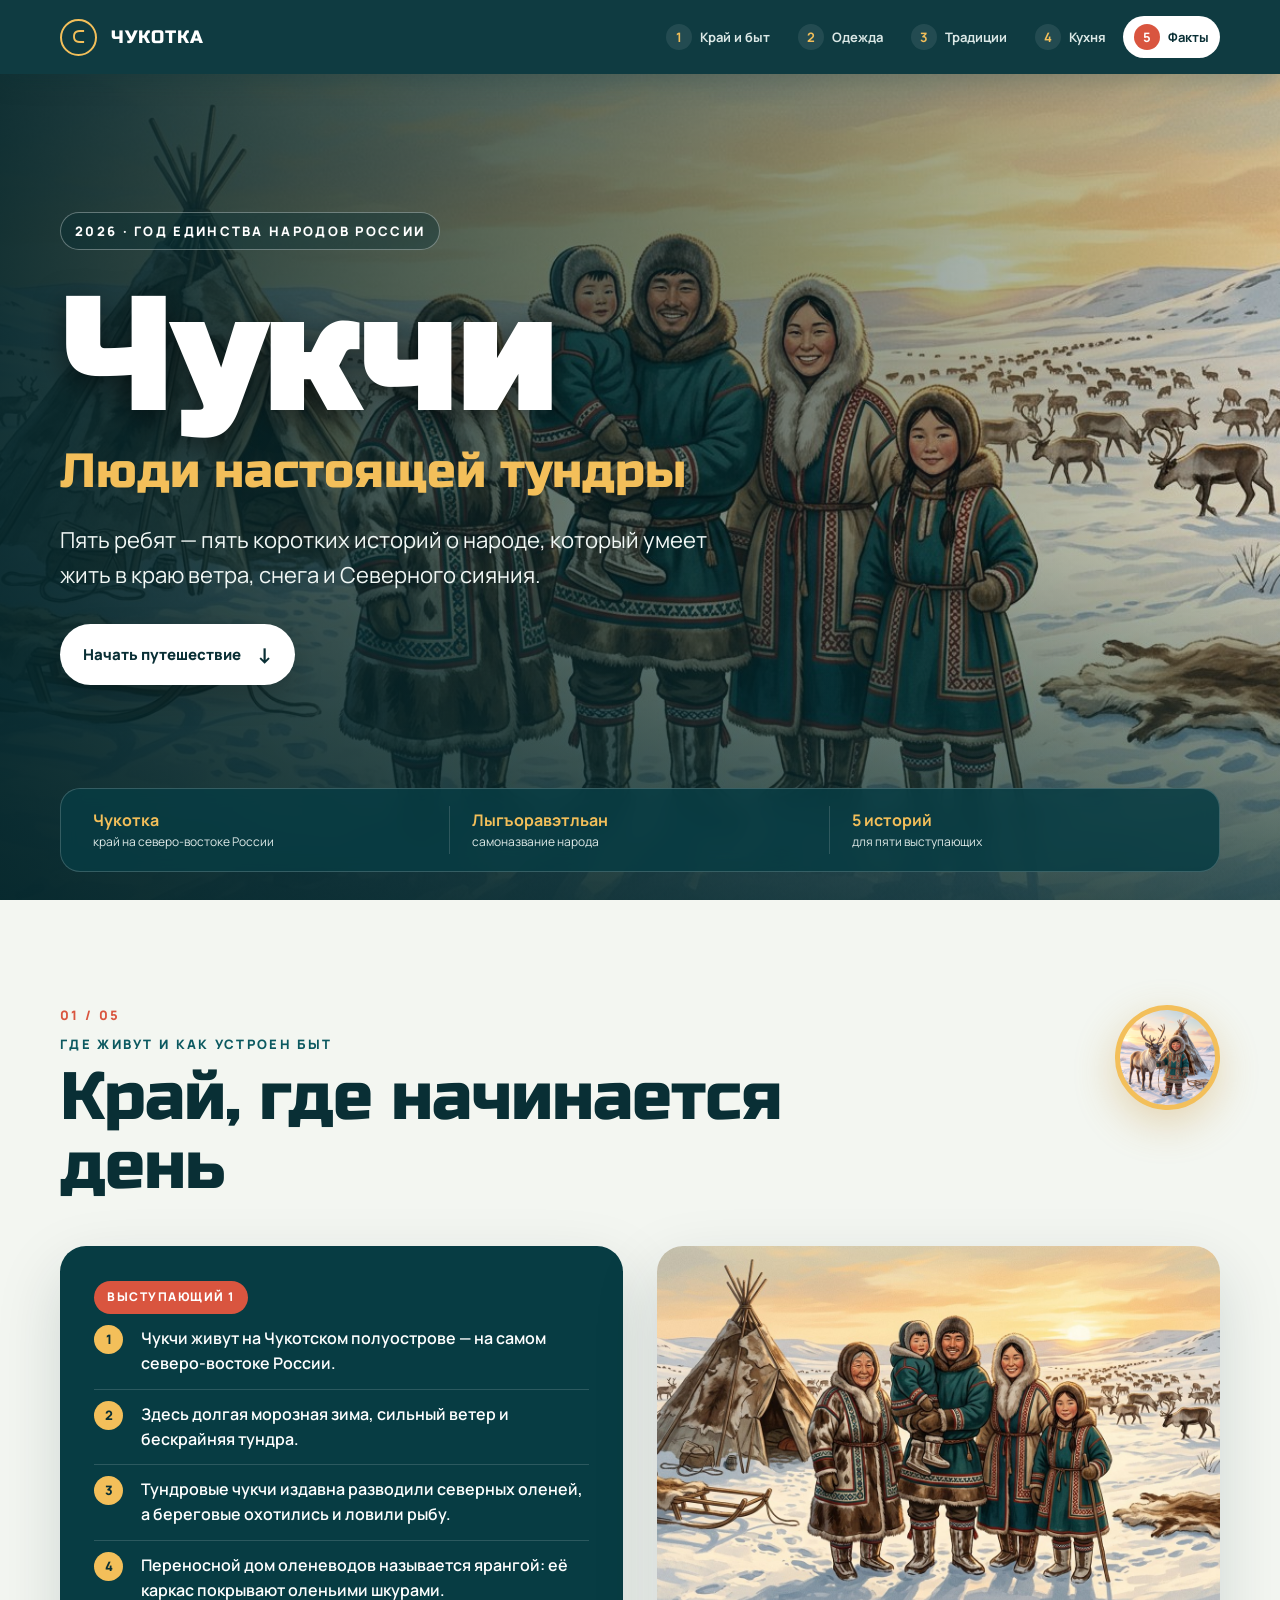
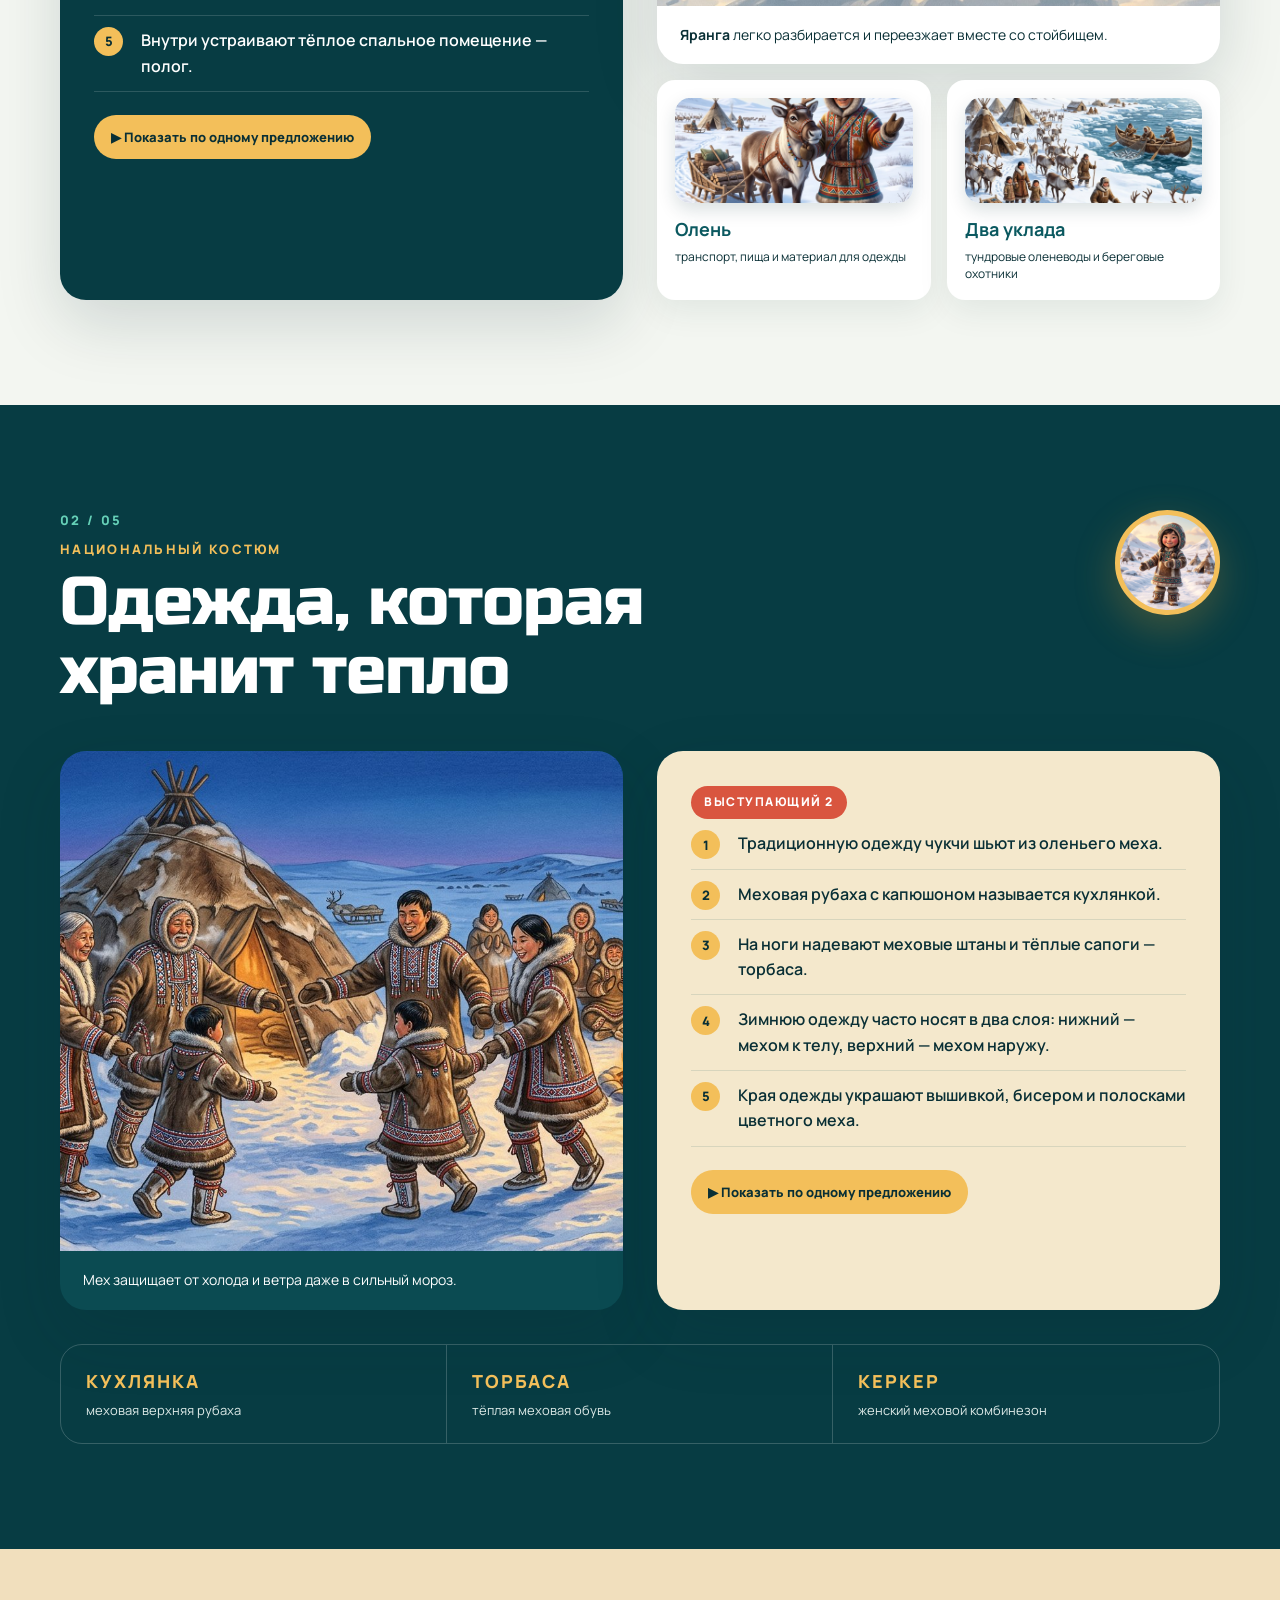
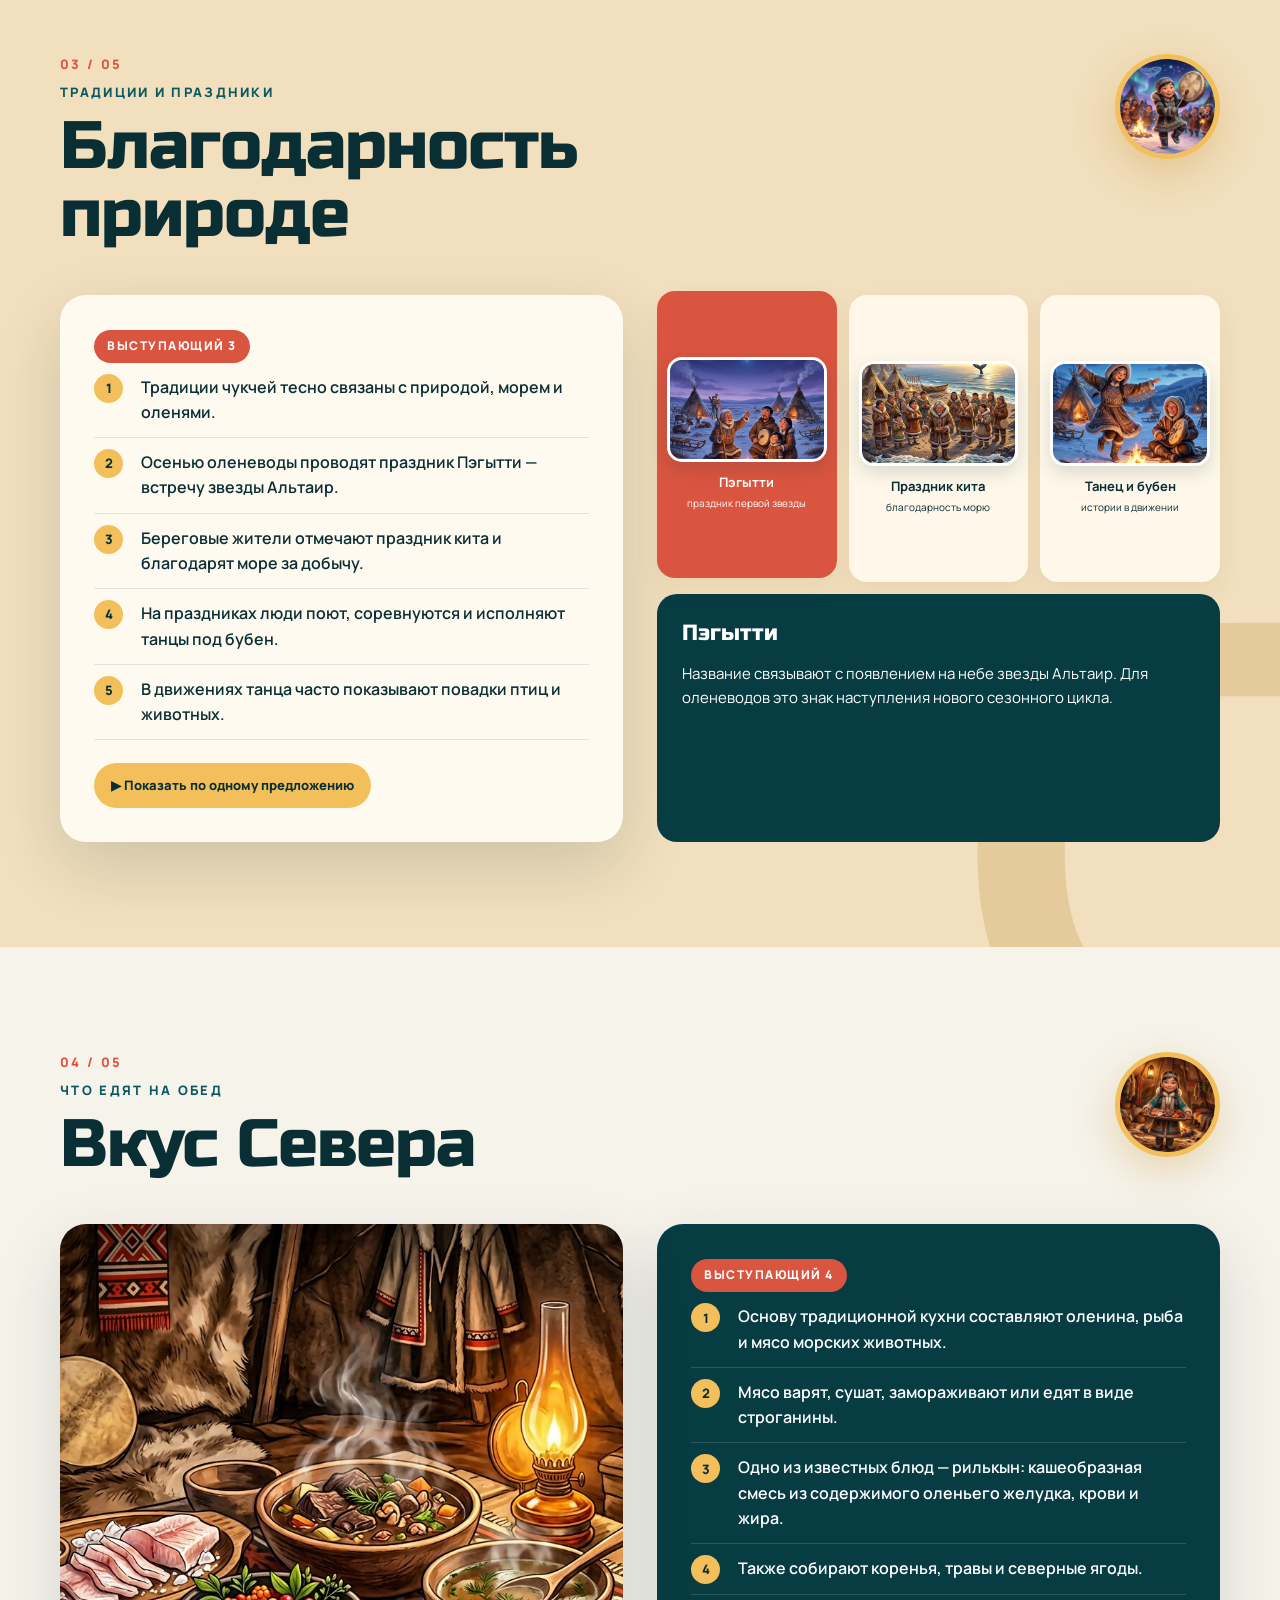
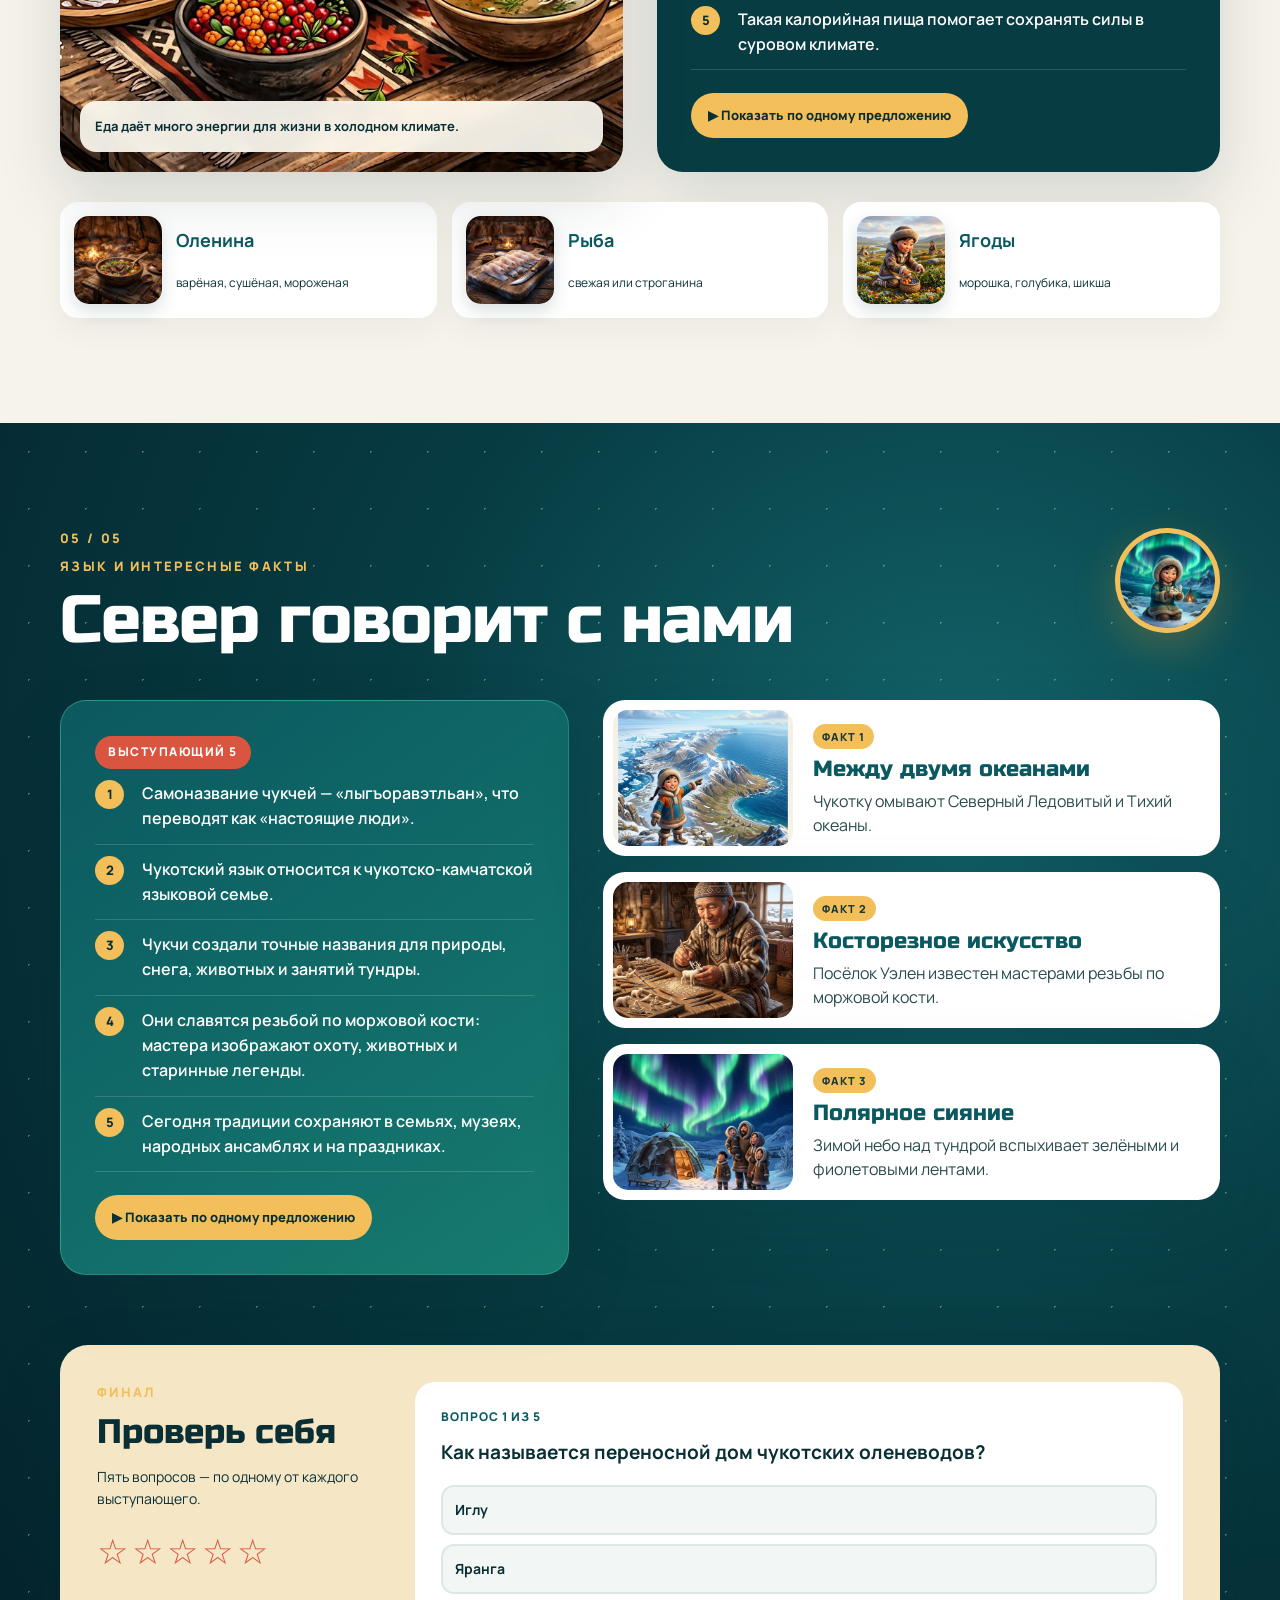
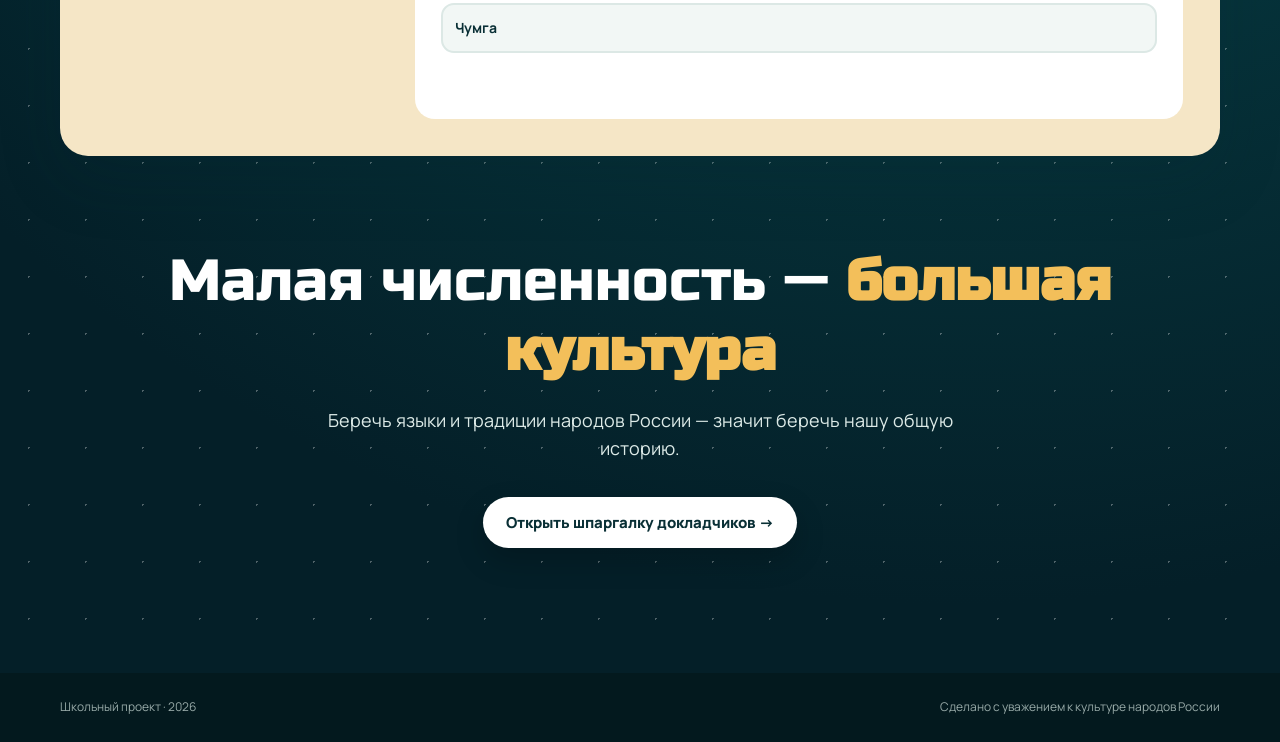
<file: index.html>
<!doctype html>
<html lang="ru">
<head>
  <meta charset="utf-8">
  <meta name="viewport" content="width=device-width,initial-scale=1">
  <meta name="theme-color" content="#093f46">
  <meta name="description" content="Школьная презентация о чукчах: край, быт, одежда, традиции, праздники и кухня.">
  <title>Чукчи — люди настоящей тундры</title>
  <link rel="stylesheet" href="style.css">
</head>
<body>
<a class="skip" href="#content">Перейти к презентации</a>
<header class="topbar">
  <a class="brand" href="#start" aria-label="На главную"><span>ᑕ</span> ЧУКОТКА</a>
  <nav aria-label="Пять страниц презентации">
    <a href="#land"><b>1</b><span>Край и быт</span></a>
    <a href="#clothes"><b>2</b><span>Одежда</span></a>
    <a href="#traditions"><b>3</b><span>Традиции</span></a>
    <a href="#food"><b>4</b><span>Кухня</span></a>
    <a href="#facts"><b>5</b><span>Факты</span></a>
  </nav>
</header>

<main id="content">
  <section class="hero" id="start">
    <img class="hero-bg" src="images/chukotka-hero.jpg" alt="Чукотская семья в тундре рядом с ярангой и стадом оленей">
    <div class="hero-shade"></div>
    <div class="hero-content wrap">
      <p class="eyebrow">2026 · Год единства народов России</p>
      <h1>Чукчи</h1>
      <p class="hero-lead">Люди настоящей тундры</p>
      <p class="hero-text">Пять ребят — пять коротких историй о народе, который умеет жить в краю ветра, снега и Северного сияния.</p>
      <a class="button light" href="#land">Начать путешествие <span>↓</span></a>
    </div>
    <div class="hero-facts wrap" aria-label="Короткие факты">
      <div><strong>Чукотка</strong><span>край на северо-востоке России</span></div>
      <div><strong>Лыгъоравэтльан</strong><span>самоназвание народа</span></div>
      <div><strong>5 историй</strong><span>для пяти выступающих</span></div>
    </div>
  </section>

  <section class="chapter snow" id="land" data-page="1">
    <div class="wrap">
      <div class="chapter-head">
        <div><p class="number">01 / 05</p><p class="kicker">Где живут и как устроен быт</p><h2>Край, где начинается день</h2></div>
        <span class="topic-icon" aria-hidden="true"><img src="images/icon-land.jpg" alt=""></span>
      </div>
      <div class="land-grid">
        <article class="story-card dark-card">
          <span class="speaker">Выступающий 1</span>
          <ol class="speech">
            <li>Чукчи живут на Чукотском полуострове — на самом северо-востоке России.</li>
            <li>Здесь долгая морозная зима, сильный ветер и бескрайняя тундра.</li>
            <li>Тундровые чукчи издавна разводили северных оленей, а береговые охотились и ловили рыбу.</li>
            <li>Переносной дом оленеводов называется ярангой: её каркас покрывают оленьими шкурами.</li>
            <li>Внутри устраивают тёплое спальное помещение — полог.</li>
          </ol>
          <button class="say-button" type="button" data-speech="1">▶ Показать по одному предложению</button>
        </article>
        <div class="visual-stack">
          <figure class="photo-card"><img src="images/chukotka-hero.jpg" alt="Заснеженная тундра, яранга и оленеводы"><figcaption><b>Яранга</b> легко разбирается и переезжает вместе со стойбищем.</figcaption></figure>
          <div class="mini-grid">
            <div class="mini"><img class="card-art" src="images/card-reindeer.jpg" alt="Оленевод с северным оленем и нартами"><b>Олень</b><small>транспорт, пища и материал для одежды</small></div>
            <div class="mini"><img class="card-art" src="images/card-two-lifestyles.jpg" alt="Оленеводы тундры и жители морского побережья"><b>Два уклада</b><small>тундровые оленеводы и береговые охотники</small></div>
          </div>
        </div>
      </div>
    </div>
  </section>

  <section class="chapter ink" id="clothes" data-page="2">
    <div class="wrap">
      <div class="chapter-head">
        <div><p class="number">02 / 05</p><p class="kicker">Национальный костюм</p><h2>Одежда, которая хранит тепло</h2></div>
        <span class="topic-icon" aria-hidden="true"><img src="images/icon-clothes.jpg" alt=""></span>
      </div>
      <div class="split">
        <figure class="feature-photo"><img src="images/clothing-traditions.jpg" alt="Чукотская семья в традиционной меховой одежде"><figcaption>Мех защищает от холода и ветра даже в сильный мороз.</figcaption></figure>
        <article class="story-card paper-card">
          <span class="speaker">Выступающий 2</span>
          <ol class="speech">
            <li>Традиционную одежду чукчи шьют из оленьего меха.</li>
            <li>Меховая рубаха с капюшоном называется кухлянкой.</li>
            <li>На ноги надевают меховые штаны и тёплые сапоги — торбаса.</li>
            <li>Зимнюю одежду часто носят в два слоя: нижний — мехом к телу, верхний — мехом наружу.</li>
            <li>Края одежды украшают вышивкой, бисером и полосками цветного меха.</li>
          </ol>
          <button class="say-button" type="button" data-speech="2">▶ Показать по одному предложению</button>
        </article>
      </div>
      <div class="word-strip" aria-label="Названия предметов одежды">
        <div><span>КУХЛЯНКА</span><small>меховая верхняя рубаха</small></div>
        <div><span>ТОРБАСА</span><small>тёплая меховая обувь</small></div>
        <div><span>КЕРКЕР</span><small>женский меховой комбинезон</small></div>
      </div>
    </div>
  </section>

  <section class="chapter warm" id="traditions" data-page="3">
    <div class="wrap">
      <div class="chapter-head">
        <div><p class="number">03 / 05</p><p class="kicker">Традиции и праздники</p><h2>Благодарность природе</h2></div>
        <span class="topic-icon" aria-hidden="true"><img src="images/icon-traditions.jpg" alt=""></span>
      </div>
      <div class="tradition-grid">
        <article class="story-card cream-card">
          <span class="speaker">Выступающий 3</span>
          <ol class="speech">
            <li>Традиции чукчей тесно связаны с природой, морем и оленями.</li>
            <li>Осенью оленеводы проводят праздник Пэгытти — встречу звезды Альтаир.</li>
            <li>Береговые жители отмечают праздник кита и благодарят море за добычу.</li>
            <li>На праздниках люди поют, соревнуются и исполняют танцы под бубен.</li>
            <li>В движениях танца часто показывают повадки птиц и животных.</li>
          </ol>
          <button class="say-button" type="button" data-speech="3">▶ Показать по одному предложению</button>
        </article>
        <div class="traditions">
          <button class="trad-card active" data-trad="star" type="button"><img class="card-art" src="images/card-pegytti.jpg" alt="Появление звезды Альтаир на празднике Пэгытти"><b>Пэгытти</b><small>праздник первой звезды</small></button>
          <button class="trad-card" data-trad="whale" type="button"><img class="card-art" src="images/card-whale-festival.jpg" alt="Береговой праздник благодарности морю"><b>Праздник кита</b><small>благодарность морю</small></button>
          <button class="trad-card" data-trad="drum" type="button"><img class="card-art" src="images/card-drum-dance.jpg" alt="Танец, изображающий птицу, под звуки бубна"><b>Танец и бубен</b><small>истории в движении</small></button>
          <div class="trad-detail" id="tradDetail" aria-live="polite"><b>Пэгытти</b><p>Название связывают с появлением на небе звезды Альтаир. Для оленеводов это знак наступления нового сезонного цикла.</p></div>
        </div>
      </div>
    </div>
  </section>

  <section class="chapter food" id="food" data-page="4">
    <div class="wrap">
      <div class="chapter-head">
        <div><p class="number">04 / 05</p><p class="kicker">Что едят на обед</p><h2>Вкус Севера</h2></div>
        <span class="topic-icon" aria-hidden="true"><img src="images/icon-food.jpg" alt=""></span>
      </div>
      <div class="food-grid">
        <figure class="food-photo"><img src="images/chukchi-food.jpg" alt="Традиционная северная еда: рыба, оленина, ягоды и горячий бульон"><div class="food-label">Еда даёт много энергии для жизни в холодном климате.</div></figure>
        <article class="story-card dark-card">
          <span class="speaker">Выступающий 4</span>
          <ol class="speech">
            <li>Основу традиционной кухни составляют оленина, рыба и мясо морских животных.</li>
            <li>Мясо варят, сушат, замораживают или едят в виде строганины.</li>
            <li>Одно из известных блюд — рилькын: кашеобразная смесь из содержимого оленьего желудка, крови и жира.</li>
            <li>Также собирают коренья, травы и северные ягоды.</li>
            <li>Такая калорийная пища помогает сохранять силы в суровом климате.</li>
          </ol>
          <button class="say-button" type="button" data-speech="4">▶ Показать по одному предложению</button>
        </article>
      </div>
      <div class="dish-row">
        <div><img class="card-art" src="images/card-venison.jpg" alt="Блюдо из варёной оленины"><b>Оленина</b><small>варёная, сушёная, мороженая</small></div>
        <div><img class="card-art" src="images/card-fish.jpg" alt="Строганина из замороженной рыбы"><b>Рыба</b><small>свежая или строганина</small></div>
        <div><img class="card-art" src="images/card-berries.jpg" alt="Сбор морошки, голубики и шикши в тундре"><b>Ягоды</b><small>морошка, голубика, шикша</small></div>
      </div>
    </div>
  </section>

  <section class="chapter night" id="facts" data-page="5">
    <div class="stars" aria-hidden="true"></div>
    <div class="wrap">
      <div class="chapter-head">
        <div><p class="number">05 / 05</p><p class="kicker">Язык и интересные факты</p><h2>Север говорит с нами</h2></div>
        <span class="topic-icon" aria-hidden="true"><img src="images/icon-facts.jpg" alt=""></span>
      </div>
      <div class="facts-grid">
        <article class="story-card aurora-card">
          <span class="speaker">Выступающий 5</span>
          <ol class="speech">
            <li>Самоназвание чукчей — «лыгъоравэтльан», что переводят как «настоящие люди».</li>
            <li>Чукотский язык относится к чукотско-камчатской языковой семье.</li>
            <li>Чукчи создали точные названия для природы, снега, животных и занятий тундры.</li>
            <li>Они славятся резьбой по моржовой кости: мастера изображают охоту, животных и старинные легенды.</li>
            <li>Сегодня традиции сохраняют в семьях, музеях, народных ансамблях и на праздниках.</li>
          </ol>
          <button class="say-button" type="button" data-speech="5">▶ Показать по одному предложению</button>
        </article>
        <div class="fact-deck">
          <article class="fact-card">
            <img src="images/card-two-oceans.jpg" alt="Чукотский полуостров между арктическими и тихоокеанскими водами">
            <div><span class="fact-label">Факт 1</span><h3>Между двумя океанами</h3><p>Чукотку омывают Северный Ледовитый и Тихий океаны.</p></div>
          </article>
          <article class="fact-card">
            <img src="images/card-bone-carving.jpg" alt="Мастер вырезает фигурку из моржовой кости">
            <div><span class="fact-label">Факт 2</span><h3>Косторезное искусство</h3><p>Посёлок Уэлен известен мастерами резьбы по моржовой кости.</p></div>
          </article>
          <article class="fact-card">
            <img src="images/card-aurora.jpg" alt="Зелёные и фиолетовые ленты полярного сияния над стойбищем">
            <div><span class="fact-label">Факт 3</span><h3>Полярное сияние</h3><p>Зимой небо над тундрой вспыхивает зелёными и фиолетовыми лентами.</p></div>
          </article>
        </div>
      </div>

      <div class="quiz" id="quiz">
        <div class="quiz-copy"><p class="kicker">Финал</p><h3>Проверь себя</h3><p>Пять вопросов — по одному от каждого выступающего.</p><div class="score" id="score">☆☆☆☆☆</div></div>
        <div class="quiz-box" id="quizBox"></div>
      </div>

      <div class="finish">
        <p>Малая численность — <strong>большая культура</strong></p>
        <span>Беречь языки и традиции народов России — значит беречь нашу общую историю.</span>
        <a class="button light" href="speaker.html">Открыть шпаргалку докладчиков →</a>
      </div>
    </div>
  </section>
</main>
<footer><div class="wrap"><span>Школьный проект · 2026</span><span>Сделано с уважением к культуре народов России</span></div></footer>
<script src="script.js"></script>
</body>
</html>
</file>
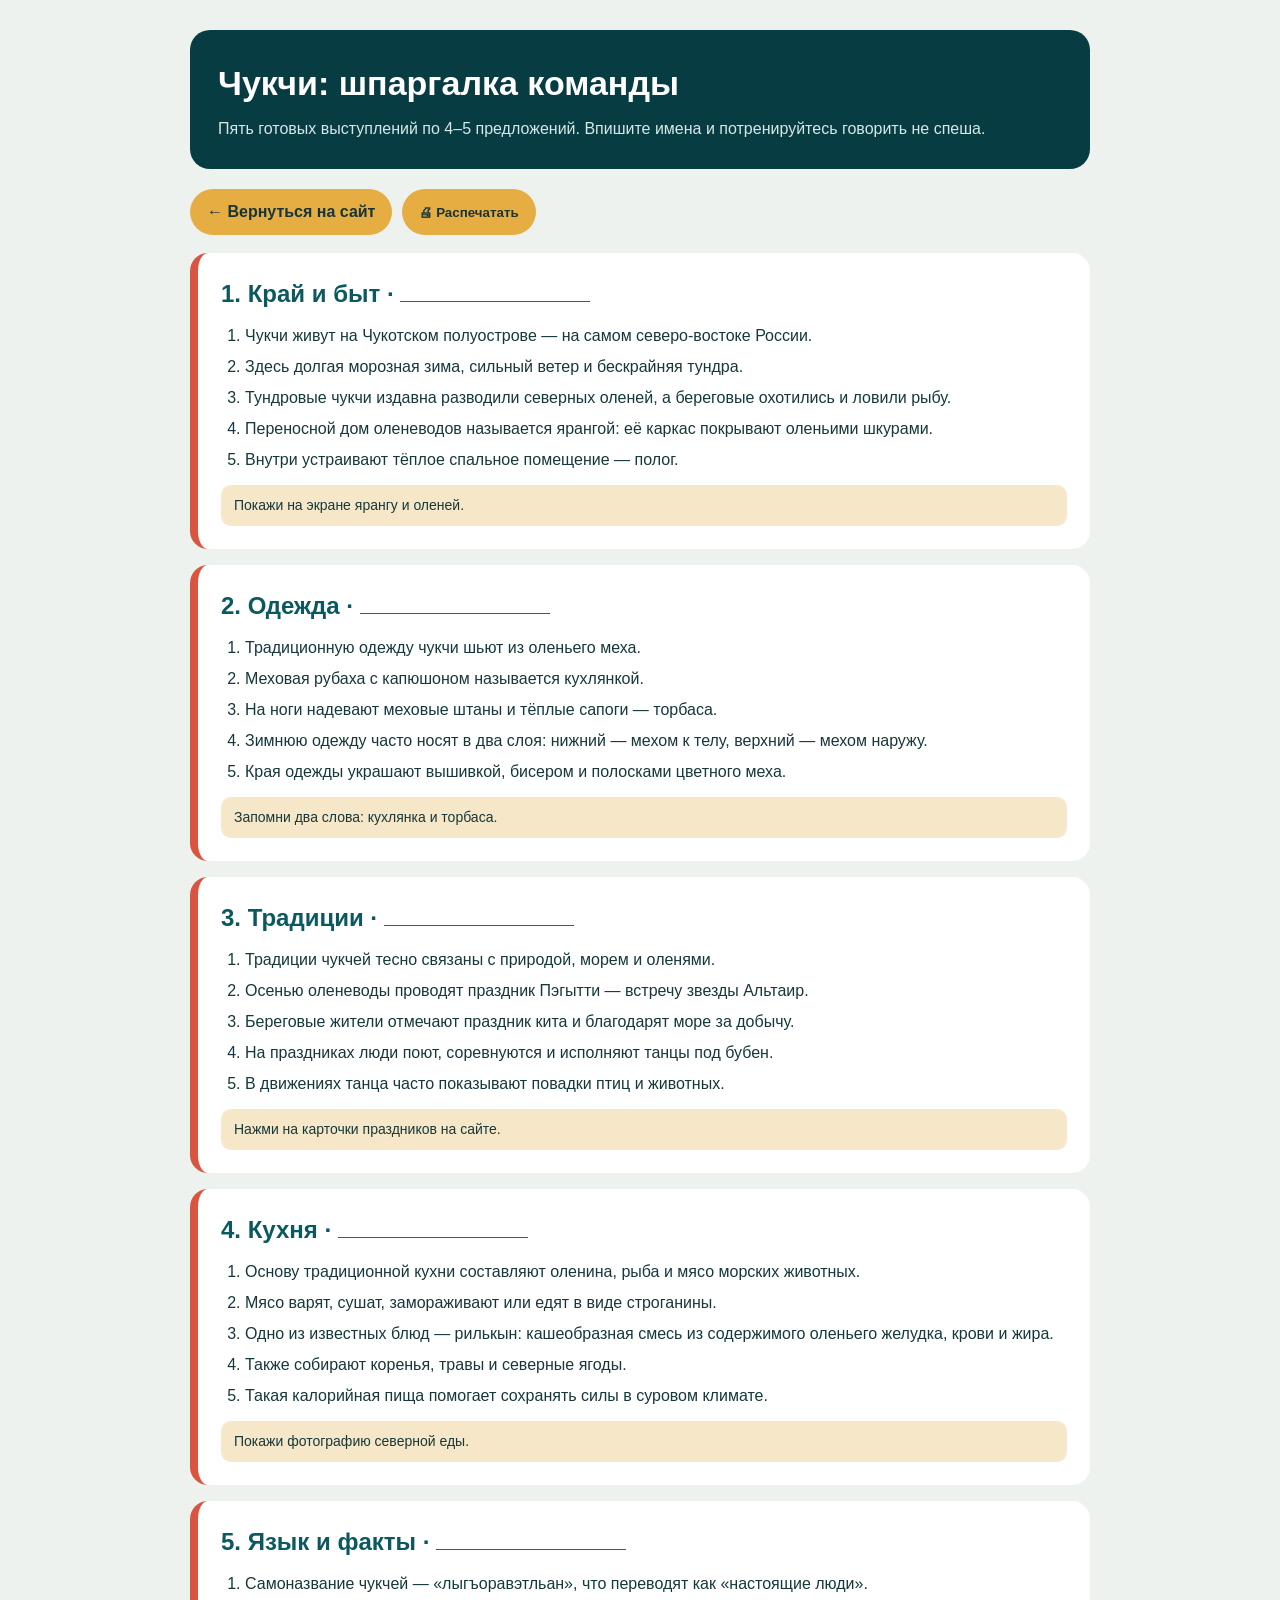
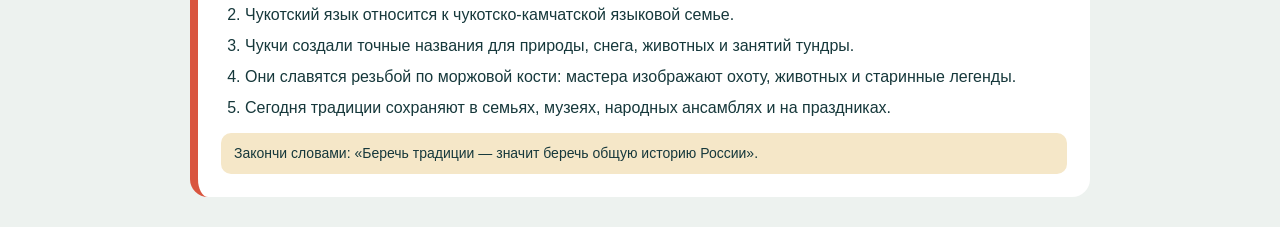
<file: speaker.html>
<!doctype html><html lang="ru"><head><meta charset="utf-8"><meta name="viewport" content="width=device-width,initial-scale=1"><title>Шпаргалка докладчиков — Чукчи</title><style>body{font:16px/1.5 Arial,sans-serif;color:#16383b;background:#edf2ef;margin:0}main{max-width:900px;margin:30px auto;padding:0 20px}header{background:#073c43;color:white;border-radius:20px;padding:28px;margin-bottom:20px}h1{margin:0 0 8px;font-size:34px}header p{margin:0;color:#d8e8e5}.tools{display:flex;gap:10px;margin:18px 0}.tools a,.tools button{border:0;border-radius:30px;background:#e6ad43;color:#173538;font-weight:bold;text-decoration:none;padding:11px 17px;cursor:pointer}.person{background:white;border-radius:18px;padding:23px;margin:16px 0;border-left:8px solid #d9553f;break-inside:avoid}.person h2{margin:0 0 12px;color:#0b5960}.person ol{margin:0;padding-left:24px}.person li{margin:7px 0}.cue{margin-top:13px;background:#f5e7c8;border-radius:10px;padding:10px 13px;font-size:14px}.name{display:inline-block;border-bottom:1px solid #456;min-width:190px}@media print{body{background:#fff}main{max-width:none;margin:0}.tools{display:none}header{background:#fff;color:#000;border:2px solid #000}.person{box-shadow:none;border:1px solid #999;border-left:6px solid #000;page-break-inside:avoid}header p{color:#000}}</style></head><body><main><header><h1>Чукчи: шпаргалка команды</h1><p>Пять готовых выступлений по 4–5 предложений. Впишите имена и потренируйтесь говорить не спеша.</p></header><div class="tools"><a href="index.html">← Вернуться на сайт</a><button onclick="print()">🖨 Распечатать</button></div>
<section class="person"><h2>1. Край и быт · <span class="name"></span></h2><ol><li>Чукчи живут на Чукотском полуострове — на самом северо-востоке России.</li><li>Здесь долгая морозная зима, сильный ветер и бескрайняя тундра.</li><li>Тундровые чукчи издавна разводили северных оленей, а береговые охотились и ловили рыбу.</li><li>Переносной дом оленеводов называется ярангой: её каркас покрывают оленьими шкурами.</li><li>Внутри устраивают тёплое спальное помещение — полог.</li></ol><div class="cue">Покажи на экране ярангу и оленей.</div></section>
<section class="person"><h2>2. Одежда · <span class="name"></span></h2><ol><li>Традиционную одежду чукчи шьют из оленьего меха.</li><li>Меховая рубаха с капюшоном называется кухлянкой.</li><li>На ноги надевают меховые штаны и тёплые сапоги — торбаса.</li><li>Зимнюю одежду часто носят в два слоя: нижний — мехом к телу, верхний — мехом наружу.</li><li>Края одежды украшают вышивкой, бисером и полосками цветного меха.</li></ol><div class="cue">Запомни два слова: кухлянка и торбаса.</div></section>
<section class="person"><h2>3. Традиции · <span class="name"></span></h2><ol><li>Традиции чукчей тесно связаны с природой, морем и оленями.</li><li>Осенью оленеводы проводят праздник Пэгытти — встречу звезды Альтаир.</li><li>Береговые жители отмечают праздник кита и благодарят море за добычу.</li><li>На праздниках люди поют, соревнуются и исполняют танцы под бубен.</li><li>В движениях танца часто показывают повадки птиц и животных.</li></ol><div class="cue">Нажми на карточки праздников на сайте.</div></section>
<section class="person"><h2>4. Кухня · <span class="name"></span></h2><ol><li>Основу традиционной кухни составляют оленина, рыба и мясо морских животных.</li><li>Мясо варят, сушат, замораживают или едят в виде строганины.</li><li>Одно из известных блюд — рилькын: кашеобразная смесь из содержимого оленьего желудка, крови и жира.</li><li>Также собирают коренья, травы и северные ягоды.</li><li>Такая калорийная пища помогает сохранять силы в суровом климате.</li></ol><div class="cue">Покажи фотографию северной еды.</div></section>
<section class="person"><h2>5. Язык и факты · <span class="name"></span></h2><ol><li>Самоназвание чукчей — «лыгъоравэтльан», что переводят как «настоящие люди».</li><li>Чукотский язык относится к чукотско-камчатской языковой семье.</li><li>Чукчи создали точные названия для природы, снега, животных и занятий тундры.</li><li>Они славятся резьбой по моржовой кости: мастера изображают охоту, животных и старинные легенды.</li><li>Сегодня традиции сохраняют в семьях, музеях, народных ансамблях и на праздниках.</li></ol><div class="cue">Закончи словами: «Беречь традиции — значит беречь общую историю России».</div></section>
</main></body></html>
</file>
<file: style.css>
@import url('https://fonts.googleapis.com/css2?family=Manrope:wght@400;600;700;800&family=Russo+One&display=swap');
:root{--ink:#092f35;--deep:#073c43;--teal:#0b5960;--mint:#52c5aa;--red:#d9553f;--cream:#f4e8cc;--snow:#f3f6f1;--gold:#f3bf5a;--white:#fff;--shadow:0 24px 65px rgba(5,43,48,.15)}
*{box-sizing:border-box}html{scroll-behavior:smooth}body{margin:0;background:var(--snow);color:var(--ink);font-family:Manrope,Arial,sans-serif;font-size:18px;line-height:1.58}img{max-width:100%;display:block}button,a{font:inherit}.wrap{width:min(1160px,calc(100% - 40px));margin:auto}.skip{position:fixed;left:12px;top:-80px;background:#fff;color:#000;padding:12px 20px;z-index:200;border-radius:12px}.skip:focus{top:12px}.topbar{height:74px;padding:0 max(20px,calc((100% - 1160px)/2));display:flex;align-items:center;justify-content:space-between;position:sticky;top:0;z-index:100;background:rgba(6,52,58,.96);backdrop-filter:blur(12px);box-shadow:0 6px 24px #062f3540}.brand{color:white;text-decoration:none;font-family:'Russo One',Arial,sans-serif;letter-spacing:1px}.brand span{display:inline-grid;place-items:center;width:37px;height:37px;border:2px solid var(--gold);border-radius:50%;color:var(--gold);margin-right:8px}.topbar nav{display:flex;gap:6px}.topbar nav a{display:flex;align-items:center;gap:8px;color:#dbe8e6;text-decoration:none;font-size:13px;font-weight:700;padding:8px 11px;border-radius:40px;transition:.2s}.topbar nav b{display:grid;place-items:center;background:#ffffff15;width:26px;height:26px;border-radius:50%;color:var(--gold)}.topbar nav a:hover,.topbar nav a.active{background:#fff;color:var(--ink)}.topbar nav a.active b{background:var(--red);color:#fff}
.hero{min-height:calc(100vh - 74px);position:relative;color:#fff;display:flex;flex-direction:column;justify-content:center;overflow:hidden}.hero-bg,.hero-shade{position:absolute;inset:0;width:100%;height:100%;object-fit:cover}.hero-bg{object-position:center 38%}.hero-shade{background:linear-gradient(90deg,rgba(4,38,43,.93) 0%,rgba(4,38,43,.58) 49%,rgba(4,38,43,.15) 100%),linear-gradient(0deg,#052f35bb 0%,transparent 45%)}.hero-content{position:relative;padding:80px 0 170px}.eyebrow,.kicker,.number{text-transform:uppercase;letter-spacing:2.3px;font-weight:800;font-size:13px}.eyebrow{display:inline-block;padding:8px 14px;border:1px solid #ffffff55;border-radius:40px;background:#052e3466}.hero h1{font-family:'Russo One',Arial,sans-serif;font-size:clamp(70px,12vw,160px);letter-spacing:.02em;line-height:.82;margin:35px 0 22px;text-shadow:0 8px 30px #0008}.hero-lead{font:clamp(25px,4vw,48px)/1.1 'Russo One',Arial,sans-serif;color:var(--gold);margin:0}.hero-text{max-width:650px;font-size:clamp(17px,2vw,22px);margin:24px 0 32px;color:#f1f7f5}.button{display:inline-flex;align-items:center;gap:16px;border-radius:50px;padding:14px 23px;text-decoration:none;font-weight:800;font-size:15px}.button.light{background:#fff;color:var(--ink);box-shadow:0 12px 30px #0003}.button span{font-size:21px}.hero-facts{position:absolute;z-index:2;bottom:28px;left:50%;transform:translateX(-50%);display:grid;grid-template-columns:repeat(3,1fr);background:#073c43db;border:1px solid #ffffff2e;border-radius:20px;backdrop-filter:blur(10px);padding:17px 10px}.hero-facts div{padding:2px 22px;border-right:1px solid #ffffff26}.hero-facts div:last-child{border:0}.hero-facts strong,.hero-facts span{display:block}.hero-facts strong{font-size:16px;color:var(--gold)}.hero-facts span{font-size:12px;color:#dfeae8}
.chapter{padding:105px 0;position:relative;overflow:hidden}.chapter-head{display:flex;align-items:flex-start;justify-content:space-between;margin-bottom:45px}.number{color:var(--red);margin:0 0 8px}.kicker{color:var(--teal);margin:0 0 10px}.chapter h2{font:clamp(34px,5.2vw,67px)/1.03 'Russo One',Arial,sans-serif;max-width:820px;margin:0;letter-spacing:-1px}.topic-icon{display:grid;place-items:center;width:105px;height:105px;border:5px solid var(--gold);border-radius:50%;background:var(--gold);box-shadow:0 14px 40px #c58f3050;transform:rotate(5deg);overflow:hidden}.topic-icon img{width:100%;height:100%;object-fit:cover}.land-grid,.split,.tradition-grid,.food-grid,.facts-grid{display:grid;grid-template-columns:1fr 1fr;gap:34px;align-items:stretch}.story-card{border-radius:26px;padding:34px;box-shadow:var(--shadow)}.story-card h3{margin:10px 0 20px;font-size:20px}.speaker{display:inline-block;border-radius:40px;padding:7px 13px;background:var(--red);color:#fff;font-size:12px;font-weight:800;text-transform:uppercase;letter-spacing:1.5px}.speech{padding:0;margin:0;list-style:none;counter-reset:line}.speech li{counter-increment:line;position:relative;padding:12px 0 12px 47px;border-bottom:1px solid #ffffff26;font-weight:600;font-size:16px}.speech li:before{content:counter(line);position:absolute;left:0;top:11px;display:grid;place-items:center;width:29px;height:29px;border-radius:50%;background:var(--gold);color:var(--ink);font-size:13px;font-weight:800}.dark-card{background:var(--deep);color:#fff}.dark-card h3{color:var(--gold)}.say-button{margin-top:23px;border:0;border-radius:50px;background:var(--gold);color:var(--ink);font-weight:800;font-size:13px;padding:12px 17px;cursor:pointer}.speech.presenting li{opacity:.22}.speech.presenting li.current{opacity:1;background:#ffffff12;border-radius:10px}.photo-card,.feature-photo,.food-photo{margin:0;border-radius:26px;overflow:hidden;background:#fff;box-shadow:var(--shadow)}.photo-card img{height:360px;width:100%;object-fit:cover}.photo-card figcaption,.feature-photo figcaption{padding:18px 23px;font-size:14px}.mini-grid{display:grid;grid-template-columns:1fr 1fr;gap:16px;margin-top:16px}.mini{background:#fff;padding:18px;border-radius:18px;box-shadow:0 12px 32px #092f3513}.mini b,.mini small{display:block}.card-art{display:block;width:100%;height:105px;border-radius:15px;object-fit:cover;box-shadow:0 7px 18px #092f3526}.mini b{margin:12px 0 5px;color:var(--teal)}.mini small{font-size:12px;line-height:1.4}
.ink{background:var(--deep);color:white}.ink .kicker{color:var(--gold)}.ink .number{color:#66d1b8}.feature-photo img{width:100%;height:500px;object-fit:cover}.feature-photo{background:#0b4b52}.paper-card{background:var(--cream);color:var(--ink)}.paper-card .speech li{border-color:#0d4f561f}.word-strip{display:grid;grid-template-columns:repeat(3,1fr);margin-top:34px;border:1px solid #ffffff30;border-radius:22px;overflow:hidden}.word-strip div{padding:22px 25px;border-right:1px solid #ffffff30}.word-strip div:last-child{border:0}.word-strip span,.word-strip small{display:block}.word-strip span{color:var(--gold);font-weight:800;letter-spacing:2px}.word-strip small{font-size:13px;color:#dce9e7;margin-top:5px}
.warm{background:#f1dfbd}.warm:after{content:'ᑕ';position:absolute;right:-100px;bottom:-280px;font:bold 600px Arial;color:#e5ca9b;z-index:0}.warm .wrap{position:relative;z-index:1}.cream-card{background:#fffaf0}.cream-card .speech li{border-color:#0d4f561f}.traditions{display:grid;grid-template-columns:repeat(3,1fr);gap:12px}.trad-card{border:0;background:#fff8ea;border-radius:18px;padding:20px 10px;cursor:pointer;color:var(--ink);box-shadow:0 10px 25px #7d581b12;transition:.2s}.trad-card:hover,.trad-card.active{background:var(--red);color:#fff;transform:translateY(-4px)}.trad-card b,.trad-card small{display:block}.trad-card .card-art{width:100%;height:105px;margin:0 auto;border:3px solid #fff}.trad-card b{font-size:13px;margin:10px 0 3px}.trad-card small{font-size:10px}.trad-detail{grid-column:1/-1;background:var(--deep);color:white;padding:25px;border-radius:20px;min-height:155px}.trad-detail b{font:22px 'Russo One',Arial}.trad-detail p{font-size:15px;margin-bottom:0}
.food{background:#f6f3eb}.food-photo{position:relative;min-height:520px}.food-photo img{height:100%;width:100%;object-fit:cover}.food-label{position:absolute;left:20px;right:20px;bottom:20px;background:#fffdf4e8;backdrop-filter:blur(8px);border-radius:16px;padding:15px;font-size:13px;font-weight:700}.dish-row{display:grid;grid-template-columns:repeat(3,1fr);gap:15px;margin-top:30px}.dish-row div{background:#fff;border-radius:18px;padding:14px;display:grid;grid-template-columns:88px 1fr;column-gap:14px;align-items:center;box-shadow:0 10px 30px #092f350d}.dish-row .card-art{width:88px;height:88px;grid-row:1/3}.dish-row b{color:var(--teal)}.dish-row small{font-size:12px}
.night{background:radial-gradient(circle at 75% 20%,#13666b 0,#073c43 32%,#041f28 80%);color:#fff}.night .kicker,.night .number{color:var(--gold)}.stars{position:absolute;inset:0;opacity:.3;background-image:radial-gradient(#fff 1px,transparent 1px);background-size:57px 57px}.night .wrap{position:relative}.facts-grid{grid-template-columns:minmax(0,.95fr) minmax(0,1.15fr);align-items:start}.aurora-card{background:linear-gradient(145deg,#0b595f,#167b70);color:#fff;border:1px solid #65ddbe55}.fact-deck{display:grid;gap:16px}.fact-card{min-height:156px;background:#fff;color:var(--ink);padding:10px;border-radius:22px;box-shadow:var(--shadow);display:grid;grid-template-columns:180px minmax(0,1fr);gap:20px;align-items:center}.fact-card>img{display:block;width:180px;height:136px;border-radius:15px;object-fit:cover}.fact-card h3{font:22px/1.15 'Russo One',Arial,sans-serif;color:var(--teal);margin:8px 0}.fact-card p{font-size:16px;line-height:1.45;margin:0;color:#294b4f}.fact-label{display:inline-block;padding:4px 9px;border-radius:30px;background:#f3bf5a;color:#16383b;font-size:11px;font-weight:800;letter-spacing:1px;text-transform:uppercase}.quiz{margin-top:70px;border-radius:28px;padding:37px;display:grid;grid-template-columns:280px 1fr;gap:38px;background:#f5e6c6;color:var(--ink);box-shadow:var(--shadow)}.quiz h3{font:34px 'Russo One',Arial;margin:6px 0}.quiz-copy>p:last-of-type{font-size:14px}.score{font-size:35px;letter-spacing:4px;color:var(--red)}.quiz-box{background:#fff;border-radius:20px;padding:26px}.quiz-box h4{font-size:19px;margin:0 0 18px}.answers{display:grid;gap:9px}.answers button{border:2px solid #dce8e5;background:#f2f7f5;color:var(--ink);border-radius:13px;padding:12px;text-align:left;cursor:pointer;font-weight:700;font-size:14px}.answers button:hover{border-color:var(--mint)}.answers button.correct{background:#c7f1dd;border-color:#59b88d}.answers button.wrong{background:#f6d1c9;border-color:#d9553f}.quiz-progress{font-size:12px;font-weight:800;color:var(--teal);text-transform:uppercase;letter-spacing:1px;margin-bottom:10px}.feedback{min-height:26px;margin-top:14px;font-size:13px;font-weight:700}.next-q{border:0;border-radius:40px;background:var(--deep);color:#fff;padding:11px 17px;font-weight:800;cursor:pointer}.finish{text-align:center;padding:90px 20px 20px}.finish p{font:clamp(30px,5vw,58px) 'Russo One',Arial;margin:0}.finish p strong{color:var(--gold)}.finish>span{display:block;max-width:700px;margin:20px auto 28px;color:#dceae7}.finish .button{margin-top:6px}footer{background:#03191e;color:#98aaa8;padding:25px 0;font-size:12px}footer .wrap{display:flex;justify-content:space-between}
@media(max-width:900px){.topbar nav a span{display:none}.land-grid,.split,.tradition-grid,.food-grid,.facts-grid{grid-template-columns:1fr}.feature-photo img{height:400px}.quiz{grid-template-columns:1fr}.chapter{padding:75px 0}.topic-icon{width:75px;height:75px;font-size:36px}.hero-content{padding-bottom:200px}}
@media(max-width:620px){body{font-size:16px}.wrap{width:min(100% - 24px,1160px)}.topbar{height:65px;padding:0 12px}.brand{font-size:13px}.topbar nav{gap:2px}.topbar nav a{padding:5px}.topbar nav b{width:25px;height:25px}.hero{min-height:820px}.hero h1{font-size:61px}.hero-content{padding-top:80px}.hero-facts{grid-template-columns:1fr;bottom:17px;padding:10px}.hero-facts div{border-right:0;border-bottom:1px solid #ffffff26;padding:7px 14px}.hero-facts div:last-child{border:0}.hero-facts span{display:none}.chapter-head{gap:10px}.topic-icon{width:55px;height:55px;font-size:26px;flex:0 0 auto}.chapter h2{font-size:37px}.story-card{padding:24px 20px}.speech li{padding-left:40px;font-size:14px}.photo-card img,.feature-photo img{height:300px}.mini-grid,.word-strip,.dish-row{grid-template-columns:1fr}.word-strip div{border-right:0;border-bottom:1px solid #ffffff30}.traditions{grid-template-columns:1fr}.trad-detail{grid-column:auto}.food-photo{min-height:380px}.fact-card{grid-template-columns:1fr;gap:14px;padding:12px}.fact-card>img{width:100%;height:190px}.fact-card h3{font-size:20px}.fact-card p{font-size:15px}.quiz{padding:20px}.quiz-box{padding:18px}footer .wrap{display:grid;gap:8px}}
@media(prefers-reduced-motion:reduce){html{scroll-behavior:auto}*{transition:none!important}}
</file>
